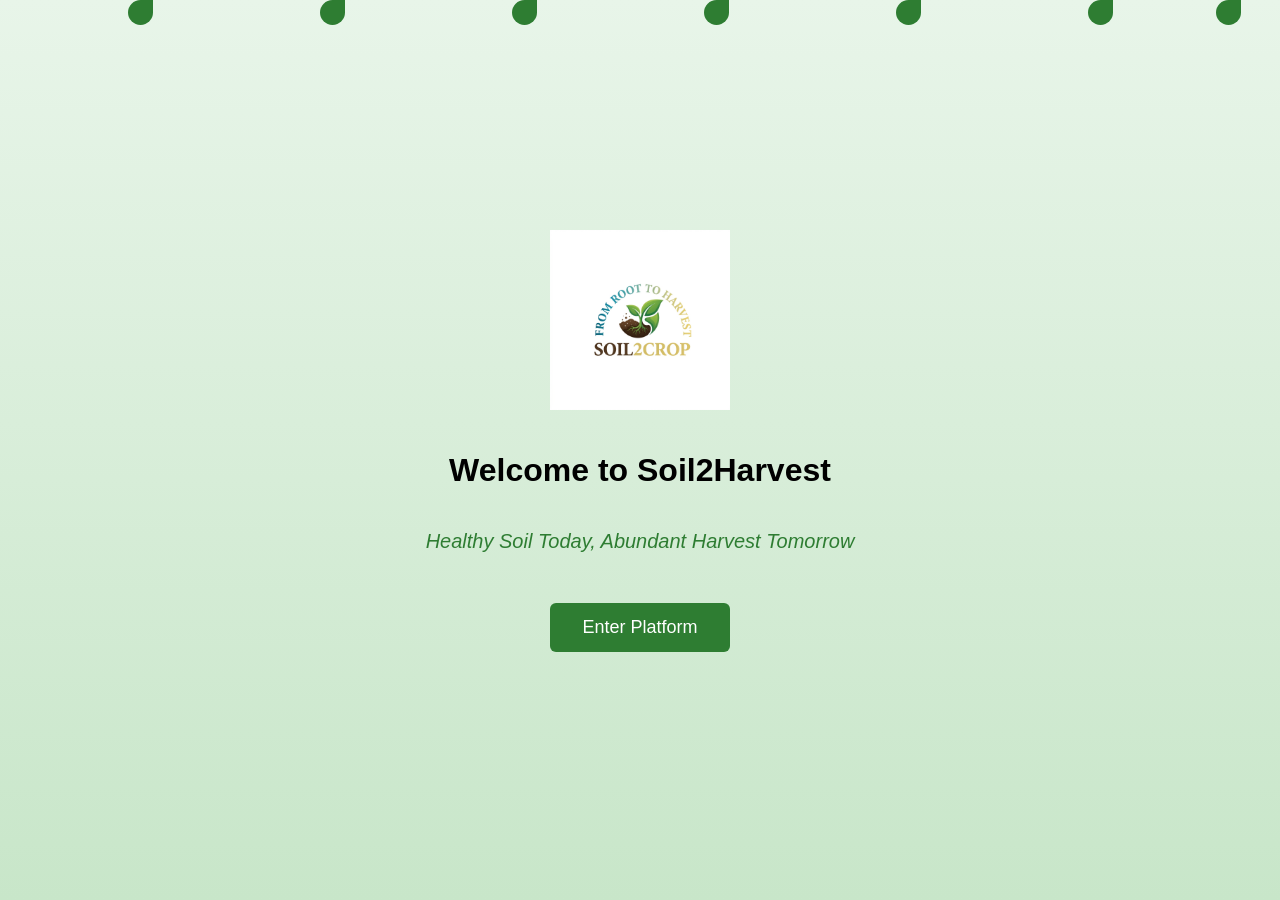
<file: index.html>
<!DOCTYPE html>
<html lang="en">

<head>

<meta charset="UTF-8">
<meta name="viewport" content="width=device-width, initial-scale=1.0">

<title>Soil2Harvest</title>

<link rel="stylesheet" href="style.css">

<link rel="icon" href="logo.png">

</head>

<body>

<!-- Floating Leaves -->

<div class="leaves">
<span></span>
<span></span>
<span></span>
<span></span>
<span></span>
<span></span>
<span></span>
</div>


<div class="welcome-container">

<img src="logo.png" class="logo">


<h1>Welcome to Soil2Harvest</h1>

<p class="quote">
Healthy Soil Today, Abundant Harvest Tomorrow
</p>

<a href="home.html" class="start-btn">Enter Platform</a>
<br/>

</div>

</body>

</html>
</file>
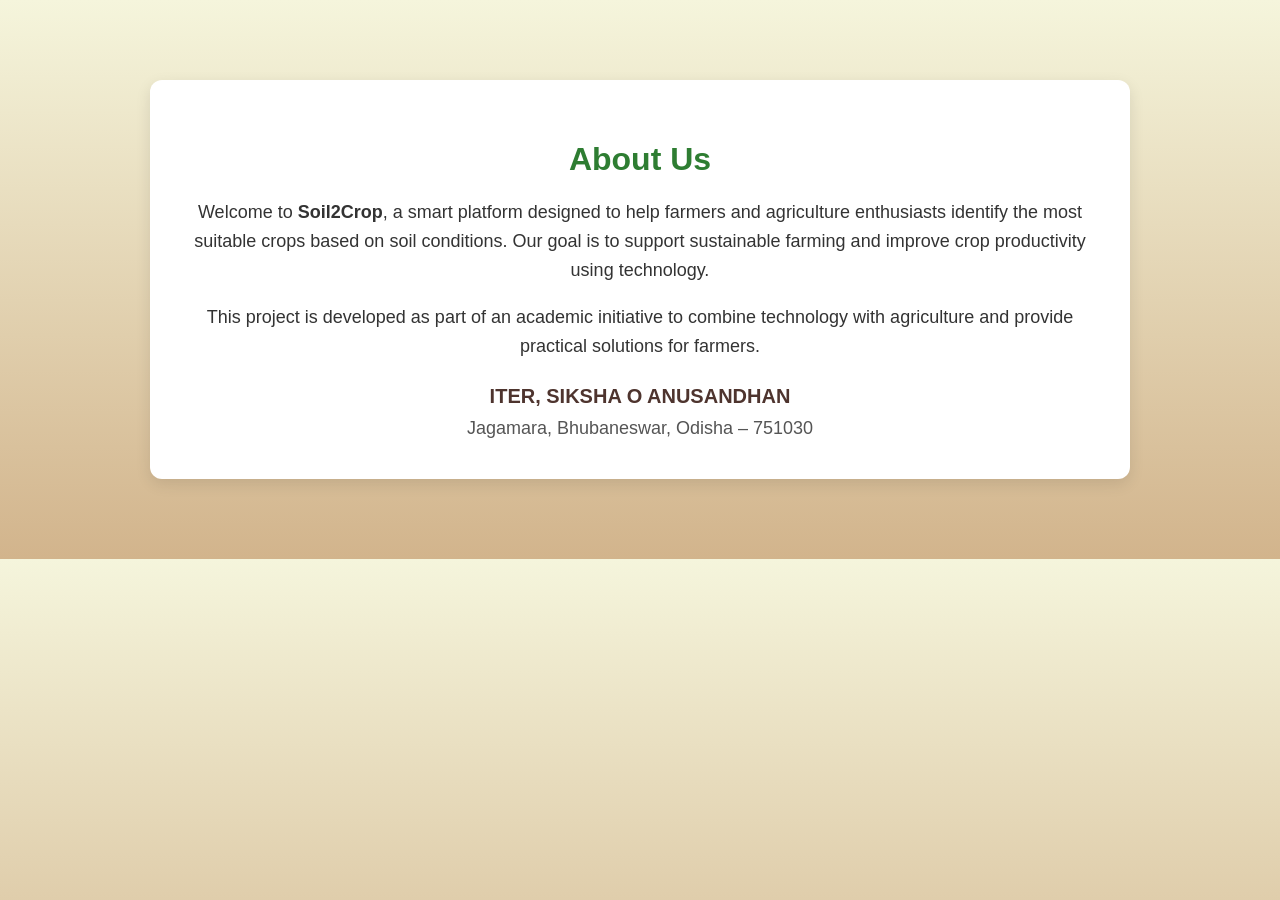
<file: about.html>
<!DOCTYPE html>
<html lang="en">
<head>
<meta charset="UTF-8">
<meta name="viewport" content="width=device-width, initial-scale=1.0">
<title>About Us | Soil2Crop</title>
<link rel="stylesheet" href="style.css">

<style>
body{
font-family: Arial, sans-serif;
margin:0;
background: linear-gradient(to bottom, #f5f5dc, #d2b48c);
}

.about-container{
max-width:900px;
margin:80px auto;
background:white;
padding:40px;
border-radius:12px;
box-shadow:0 5px 15px rgba(0,0,0,0.1);
text-align:center;
}

.about-container h1{
color:#2e7d32;
margin-bottom:20px;
}

.about-container p{
font-size:18px;
line-height:1.6;
color:#333;
}

.college{
margin-top:25px;
font-weight:bold;
font-size:20px;
color:#4e342e;
}

.address{
font-size:18px;
margin-top:10px;
color:#555;
}

</style>
</head>

<body>

<div class="about-container">

<h1>About Us</h1>

<p>
Welcome to <b>Soil2Crop</b>, a smart platform designed to help farmers
and agriculture enthusiasts identify the most suitable crops based on soil
conditions. Our goal is to support sustainable farming and improve crop
productivity using technology.
</p>

<p>
This project is developed as part of an academic initiative to combine
technology with agriculture and provide practical solutions for farmers.
</p>

<div class="college">
ITER, SIKSHA O ANUSANDHAN
</div>

<div class="address">
Jagamara, Bhubaneswar, Odisha – 751030
</div>

</div>

</body>
</html>
</file>
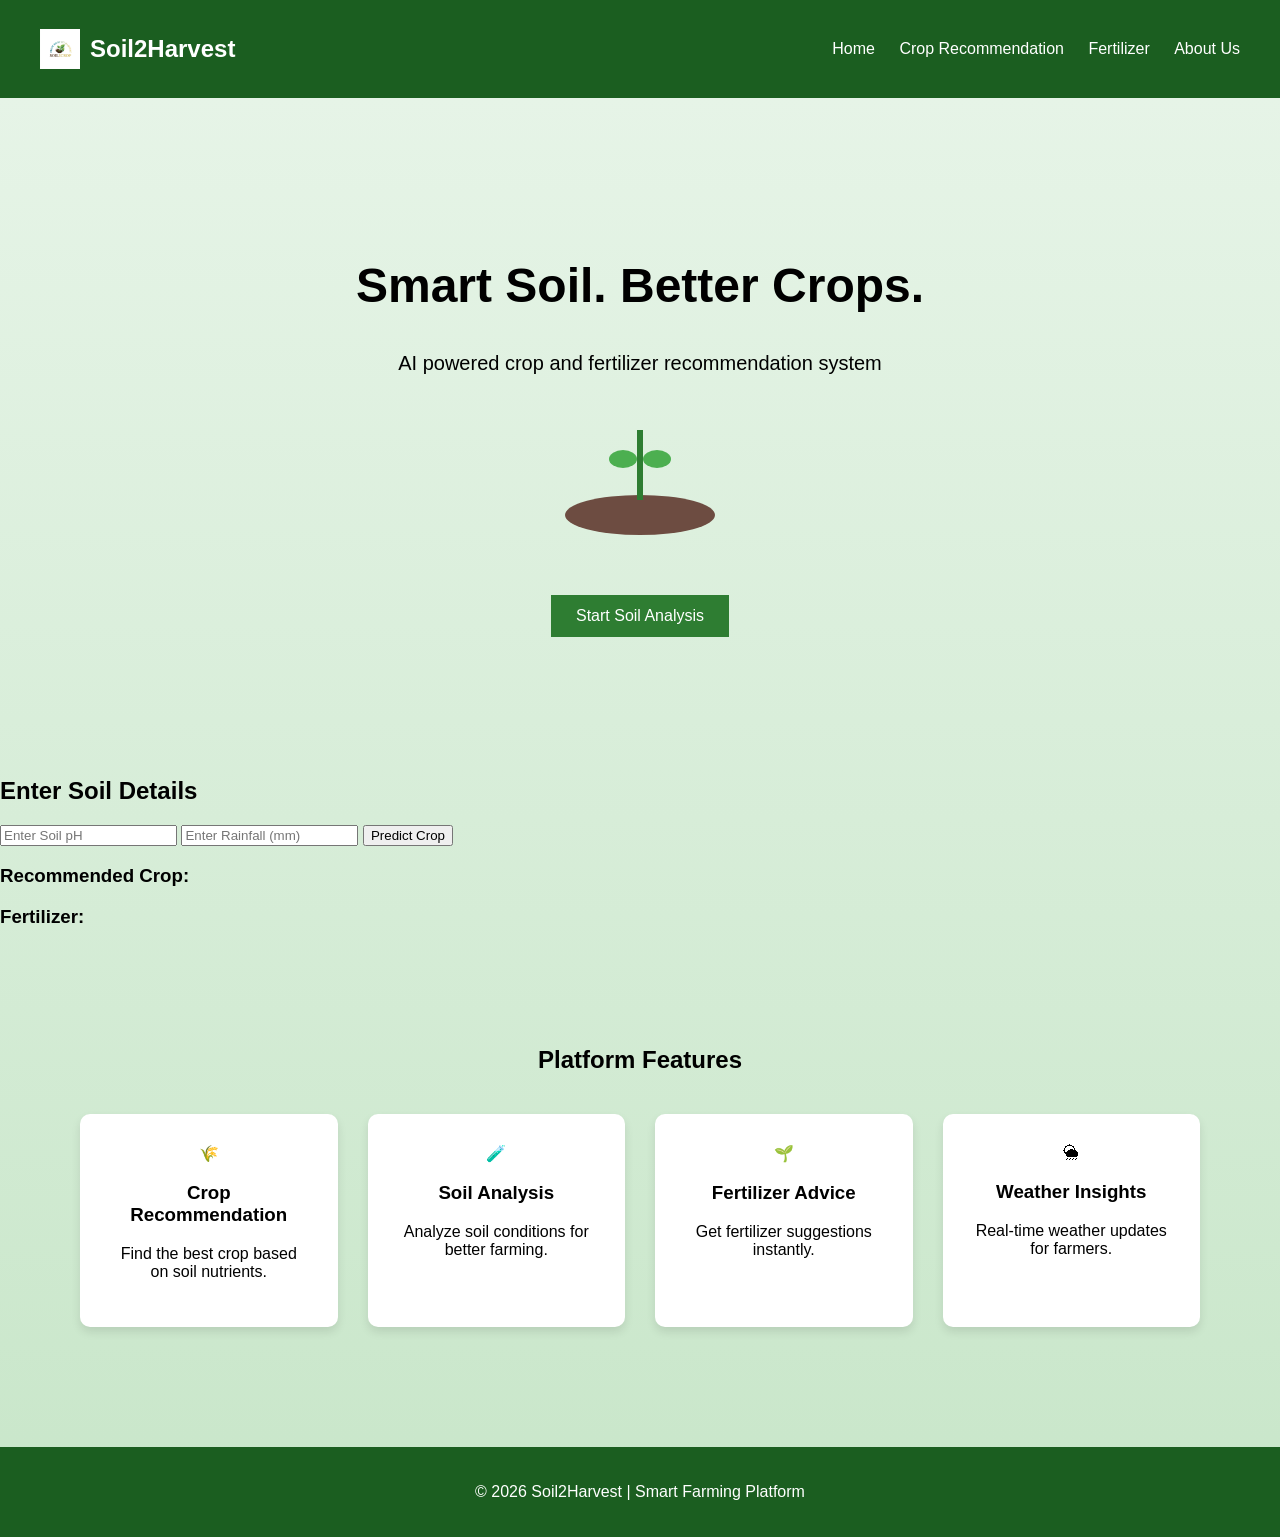
<file: home.html>
<!DOCTYPE html>
<html lang="en">

<head>

<meta charset="UTF-8">
<meta name="viewport" content="width=device-width, initial-scale=1.0">

<title>Soil2Harvest</title>

<link rel="stylesheet" href="style.css">

</head>

<body>

<header>

<div class="logo-nav">

<img src="logo.png">
<h2>Soil2Harvest</h2>

</div>

<nav>

<a href="#">Home</a>
<a href="#">Crop Recommendation</a>
<a href="#">Fertilizer</a>
<a href="about.html">About Us</a>

</nav>

</header>



<section class="hero">

<h1>Smart Soil. Better Crops.</h1>

<p>AI powered crop and fertilizer recommendation system</p>


<!-- Plant Growing Animation -->

<div class="plant-animation">

<div class="soil"></div>

<div class="plant">

<div class="stem"></div>

<div class="leaf leaf-left"></div>
<div class="leaf leaf-right"></div>

</div>

</div>


<button class="hero-btn">Start Soil Analysis</button>

</section>



<!-- Soil Analysis Form -->

<section class="soil-analysis">

<h2>Enter Soil Details</h2>

<form id="soilForm">

<input type="number" id="ph" placeholder="Enter Soil pH" required>

<input type="number" id="rainfall" placeholder="Enter Rainfall (mm)" required>

<button type="submit">Predict Crop</button>

</form>

<h3>Recommended Crop: <span id="cropResult"></span></h3>

<h3>Fertilizer: <span id="fertilizerResult"></span></h3>

</section>



<section class="features">

<h2>Platform Features</h2>

<div class="cards">

<div class="card">
🌾
<h3>Crop Recommendation</h3>
<p>Find the best crop based on soil nutrients.</p>
</div>

<div class="card">
🧪
<h3>Soil Analysis</h3>
<p>Analyze soil conditions for better farming.</p>
</div>

<div class="card">
🌱
<h3>Fertilizer Advice</h3>
<p>Get fertilizer suggestions instantly.</p>
</div>

<div class="card">
🌦
<h3>Weather Insights</h3>
<p>Real-time weather updates for farmers.</p>
</div>

</div>

</section>



<footer>

<p>© 2026 Soil2Harvest | Smart Farming Platform</p>

</footer>


<script src="script.js"></script>

</body>

</html>
</file>
<file: style.css>
body{
margin:0;
font-family:Arial, sans-serif;
background:linear-gradient(#e8f5e9,#c8e6c9);
}


/* ---------------- */
/* WELCOME PAGE */
/* ---------------- */

.welcome-container{
display:flex;
flex-direction:column;
justify-content:center;
align-items:center;
height:100vh;
text-align:center;
}

.logo{
width:180px;
margin-bottom:20px;
}

.quote{
font-style:italic;
color:#2e7d32;
font-size:20px;
}

.start-btn{
margin-top:30px;
padding:14px 32px;
background:#2e7d32;
color:white;
text-decoration:none;
border-radius:6px;
font-size:18px;
}


/* ---------------- */
/* FLOATING LEAVES */
/* ---------------- */

.leaves{
position:fixed;
top:0;
left:0;
width:100%;
height:100%;
pointer-events:none;
}

.leaves span{
position:absolute;
width:25px;
height:25px;
background:#2e7d32;
border-radius:50% 0 50% 50%;
animation:fall 10s linear infinite;
}

.leaves span:nth-child(1){left:10%;}
.leaves span:nth-child(2){left:25%; animation-delay:2s;}
.leaves span:nth-child(3){left:40%; animation-delay:4s;}
.leaves span:nth-child(4){left:55%; animation-delay:1s;}
.leaves span:nth-child(5){left:70%; animation-delay:3s;}
.leaves span:nth-child(6){left:85%; animation-delay:5s;}
.leaves span:nth-child(7){left:95%; animation-delay:6s;}

@keyframes fall{
0%{top:-10%; transform:rotate(0deg);}
100%{top:110%; transform:rotate(360deg);}
}



/* ---------------- */
/* NAVBAR */
/* ---------------- */

header{
display:flex;
justify-content:space-between;
align-items:center;
padding:15px 40px;
background:#1b5e20;
color:white;
}

.logo-nav{
display:flex;
align-items:center;
gap:10px;
}

.logo-nav img{
width:40px;
}

nav a{
color:white;
text-decoration:none;
margin-left:20px;
}



/* ---------------- */
/* HERO */
/* ---------------- */

.hero{
text-align:center;
padding:120px 20px;
}

.hero h1{
font-size:48px;
}

.hero p{
font-size:20px;
}

.hero-btn{
margin-top:20px;
padding:12px 25px;
background:#2e7d32;
color:white;
border:none;
font-size:16px;
cursor:pointer;
}



/* ---------------- */
/* PLANT ANIMATION */
/* ---------------- */

.plant-animation{
position:relative;
width:150px;
height:120px;
margin:40px auto;
}

.soil{
width:150px;
height:40px;
background:#6d4c41;
border-radius:50%;
position:absolute;
bottom:0;
}

.plant{
position:absolute;
bottom:35px;
left:50%;
transform:translateX(-50%);
}

.stem{
width:6px;
height:0;
background:#2e7d32;
margin:auto;
animation:growStem 2s forwards;
}

.leaf{
width:28px;
height:18px;
background:#4caf50;
position:absolute;
border-radius:50%;
opacity:0;
}

.leaf-left{
left:-28px;
top:20px;
transform:rotate(-30deg);
animation:showLeaf 1s forwards;
animation-delay:2s;
}

.leaf-right{
right:-28px;
top:20px;
transform:rotate(30deg);
animation:showLeaf 1s forwards;
animation-delay:2s;
}

@keyframes growStem{
0%{height:0;}
100%{height:70px;}
}

@keyframes showLeaf{
0%{opacity:0; transform:scale(0);}
100%{opacity:1; transform:scale(1);}
}



/* ---------------- */
/* FEATURES */
/* ---------------- */

.features{
text-align:center;
padding:80px;
}

.cards{
display:grid;
grid-template-columns:repeat(auto-fit,minmax(220px,1fr));
gap:30px;
margin-top:40px;
}

.card{
background:white;
padding:30px;
border-radius:10px;
box-shadow:0 5px 10px rgba(0,0,0,0.1);
}



/* ---------------- */
/* FOOTER */
/* ---------------- */

footer{
text-align:center;
padding:20px;
background:#1b5e20;
color:white;
margin-top:40px;
}
</file>
